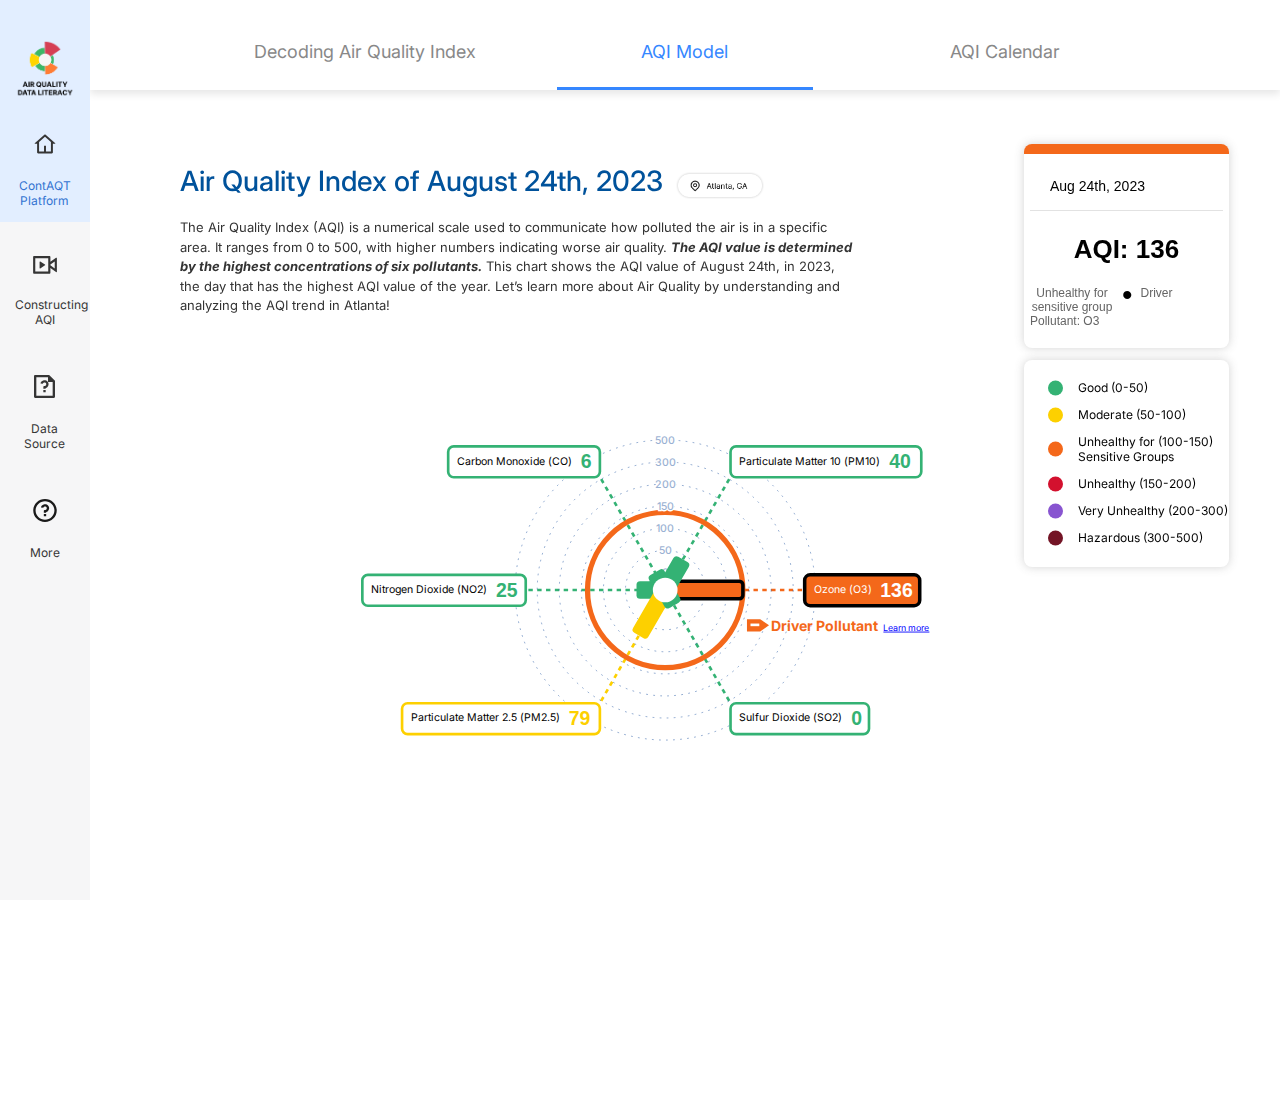
<file: index.html>
<!DOCTYPE html>
<html lang="en">
<head>
<meta charset="UTF-8">
<script src="d3.v7.js"></script>
<link href='https://fonts.googleapis.com/css?family=Inter' rel='stylesheet'>

<link rel="stylesheet" href="font.css">
<head>
    <link rel="stylesheet" href="style.css">
</head>
<title>Vertical Navigation Bar</title>

</head>
<body>
<div class = 'container' id = 'content'>

  <div class="sidebar">
    <a href="index.html" style="height: 11%;padding: 0px 15px;">
    <img src="logo_new.png" alt="Logo" class="sidebar-logo">
  </a>

    <a href="index.html"  class="active" style="text-align:center; display:block;">
      <img src="icon/home.svg" style="width:40%;margin-top:20px;margin-bottom:20px;" >
      <br>ContAQT Platform
    </a>
    <a href="video.html" style="text-align:center; display:block;">
      <img src="icon/video.svg" style="width:40%;margin-top:20px;margin-bottom:20px;" >
      <br>Constructing AQI</a>
    <a href="" style="text-align:center; display:block;">
      <img src="icon/data.svg"  style="width:35%;margin-top:20px;margin-bottom:20px;" >
      <br>
      Data Source</a>
    <a href="" style="text-align:center; display:block;">
      <img src="icon/more.svg" style="width:40%;margin-top:20px;margin-bottom:20px;" >
      <br>
      More</a>
  </div>
<div style="width:93%;height:100%;flex-grow: 1;">
<div class="top-nav">
  <a href="visualizing.html">Decoding Air Quality Index</a>
  <a href="index.html"  class="active">AQI Model</a>
  <a href="calender_year.html">AQI Calendar</a>
</div>

<div id = 'daily_chart'  style="height:100%;flex-grow: 1;">
  <div id = "text_index" style = "position: fixed;padding-top:60px;padding-left:10vh;width:60vw;top:9.5vh">
    <div class="header-container">
      <h1>Air Quality Index of August 24th, 2023</h1>
      <img src="illustration/location.png" alt="Air Quality Icon" style = "padding-left:1vw;width:8vw;padding-top:7px;" >

    </div>
    <p>
      The Air Quality Index (AQI) is a numerical scale used to communicate how polluted the air is in a specific area.
      It ranges from 0 to 500, with higher numbers indicating worse air quality.
      <b><i>The AQI value is determined by the highest concentrations of six pollutants.</i></b>
      This chart shows the AQI value of August 24th, in 2023, the day that has the highest AQI value of the year.
      Let’s learn more about Air Quality by understanding and analyzing the AQI trend in Atlanta!

     </p>
  </div>

  <div class="floating-legend" id ="floating-legend" >
    <ul>
      <li><span class="indicator good"></span>Good (0-50)</li>
      <li><span class="indicator moderate"></span>Moderate (50-100)</li>
      <li><span class="indicator unhealthy-sg"></span>Unhealthy for (100-150) <br>Sensitive Groups </li>
      <li><span class="indicator unhealthy"></span>Unhealthy (150-200)</li>
      <li><span class="indicator very-unhealthy"></span>Very Unhealthy (200-300)</li>
      <li><span class="indicator hazardous"></span>Hazardous (300-500)</li>
    </ul>
  </div>
</div>
</div>

<div id="overlay" style="display:none; position:fixed; top:11%; left:7.5%; right:0; bottom:0; background:rgba(0,0,0,0.5); z-index:100;">
  <!-- Content inside overlay -->
  <div style="position:relative; background:#fff; margin:10% auto; width:55%;border-radius: 15px;">
      <div id="overlay-content1">
        <h2 style="text-align:left; margin-bottom:20px;">Particulate Matter (PM2.5 & PM10)</h2>
        <div style="display:flex; justify-content:space-between;">
          <div style="padding-right: 15px;width:40%"> <!-- Adjusted the padding for spacing -->
            <div>
              <p id='p-what'>Particulate Matter is a general term for solid and liquid particle pollution in the atmosphere. Particulate Matter can be 2.5 or 10 micrometers in diameter.</p>
            </div>
          </div>
          <div style="display: flex; justify-content: center; align-items: center;width:55%"> <!-- Centered the image in the div -->
            <img id = 'illustration' src="image1.png" alt="Carbon Monoxide" style="width:100%; height: auto;"> <!-- The image will now fill its container -->
          </div>
        </div>
      </div>
      <div id="overlay-content2">
        <h4 id = 'p-title' class = 'note' >Nitrogen Dioxide</h4>
          <div style="width: 100%; display: grid; grid-template-columns: 1fr 1fr; grid-template-rows: auto 1fr; align-items: left;">
            <div style="grid-column: 1; text-align: left;padding-right:15px;">
              <h3 style="margin-bottom: 10px;margin-top:4px">Cause</h3>
              <p id='p-where' style="margin-bottom: 20px;">NO2 is primarily produced from the burning of fuels in vehicles, power plants, and industrial facilities. It forms from reactions involving nitrogen oxides released during combustion processes.</p>
            </div>
            <div style="grid-column: 2 ; text-align: left;padding-left:15px;">
              <h3 style="margin-bottom: 10px;margin-top:4px">Impact</h3>
              <p id='p-how'style="margin-bottom: 20px;">NO2 worsens respiratory conditions in humans, contributes to ozone formation; affects nature by contributing to acid rain, damaging vegetation, and reducing biodiversity.</p>
            </div>
            <div style="grid-column: 1; display: flex; justify-content: top; align-items: center;">
              <!-- First image -->
              <img id = 'cause' src="image1.png" alt="cause" style="width:100%;height: auto;">
            </div>
            <div style="grid-column: 2; display: flex; justify-content: top; align-items: center;">
              <!-- Second image -->
              <img id = 'harm' src="image1.png" alt="harm" style="width:100%;height: auto;">

          </div>
        </div>
        </div>
    <span id="close-icon" style="color:#888888;position:absolute; top:0; right:0; cursor:pointer; font-size:24px; padding-top:10px;padding-right:24px;">&times;</span>
    <p id = "note_card" > 1/2 </p>
</div>

</div>
<div id="overlay_DP" style="display:none; position:fixed; top:11%; left:7.5%; right:0; bottom:0; background:rgba(0,0,0,0.5); z-index:100;">
  <div id="overlay2" style="position:relative; background:#fff; margin:10% auto; width:50%;border-radius: 15px;height:50vh;">
        <div style="display: flex; justify-content: center; align-items: center; padding:60px;">
          <img src="illustration/DP_card.png" style="width:95%;">
        </div>
    <span id="close-icon-DP" style="color:#888888;position:absolute; top:0; right:0; cursor:pointer; font-size:24px; padding-top:10px;padding-right:24px;">&times;</span>
  </div>
</div>
<div id="overlay_color" style="display:none; position:fixed; top:11%; left:7.5%; right:0; bottom:0; background:rgba(0,0,0,0.5); z-index:100;">
  <div id="overlay3" style="position:relative; background:#fff; margin:10% auto; width:50%;border-radius: 15px;height:50vh;">
     <div style="display: flex; justify-content: center; align-items: center; padding-top: 40px;padding-bottom: 80px;">
      <img src="illustration/color.png" style="padding-top:20px;width:84%;">
    </div>
    <span id="close-icon-color" style="position:absolute; top:0; right:0; cursor:pointer; font-size:24px; font-weight:bold; padding-top:10px;padding-right:24px;">&times;</span>
  </div>
</div>
</div>
</body>
</html>


<script src = "set_up.js"></script>
</file>
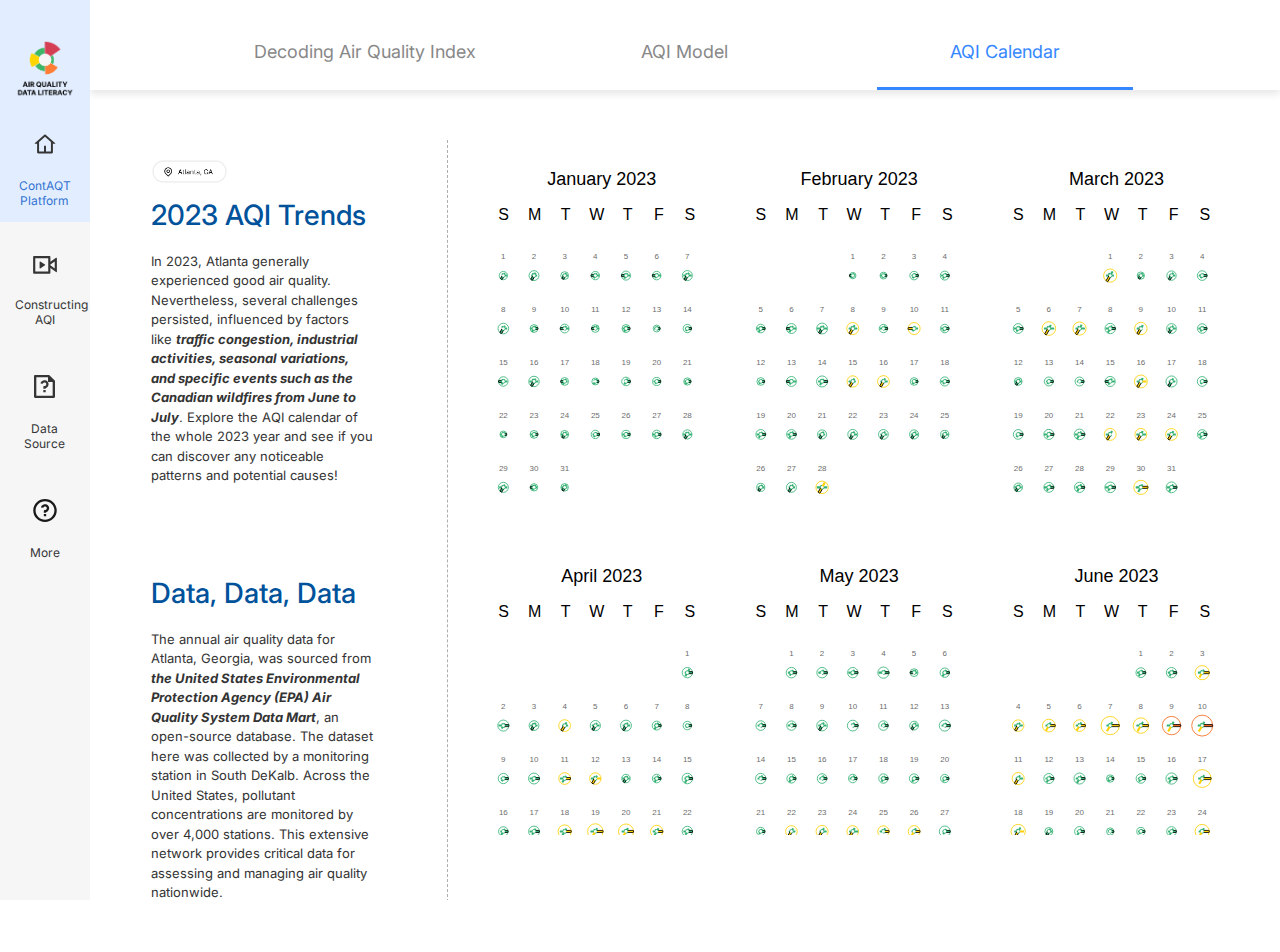
<file: calender_year.html>
<!DOCTYPE html>

<meta charset="utf-8">
<head>
    <link rel="stylesheet" href="./style.css">
</head>
<!-- Load d3.js -->
<script src="d3.v7.js"></script>
<link href='https://fonts.googleapis.com/css?family=Inter' rel='stylesheet'>

<link rel="stylesheet" href="font.css">
<div class = 'container' id = 'content'>

  <div class="sidebar">
    <a href="index.html" style="height: 11%;padding: 0px 15px;">
      <img src="logo_new.png" alt="Logo" class="sidebar-logo">
    </a>
    <a href="index.html"  class="active" style="text-align:center; display:block;">
      <img src="icon/home.svg" style="width:40%;margin-top:20px;margin-bottom:20px;" >
      <br>ContAQT Platform
    </a>
    <a href="video.html" style="text-align:center; display:block;">
      <img src="icon/video.svg" style="width:40%;margin-top:20px;margin-bottom:20px;" >
      <br>Constructing AQI</a>
    <a href="" style="text-align:center; display:block;">
      <img src="icon/data.svg"  style="width:35%;margin-top:20px;margin-bottom:20px;" >
      <br>
      Data Source</a>
    <a href="" style="text-align:center; display:block;">
      <img src="icon/more.svg" style="width:40%;margin-top:20px;margin-bottom:20px;" >
      <br>
      More</a>
  </div>
<div style="width:93%;height:100%;flex-grow: 1;">
  <div class="top-nav">
    <a href="visualizing.html">Decoding Air Quality Index</a>
    <a href="index.html" >AQI Model</a>
    <a href="calender_year.html" class="active">AQI Calendar</a>
  </div>
  <div style="display: flex;padding-top:50px;">
  <div class="left-div" id="left-div" >
    <div id="overlay" style="display:none; position:fixed; top:11%; left:7.5%; right:0; bottom:0; background:rgba(0,0,0,0.5); z-index:100;">
      <!-- Content inside overlay -->
      <div style="position:relative; background:#fff; margin:10% auto; width:50%;border-radius: 15px;">
          <div id="overlay-content1">
            <h2 style="text-align:left; margin-bottom:20px;">Particulate Matter (PM2.5 & PM10)</h2>
            <div style="display:flex; justify-content:space-between;">
              <div style="padding-right: 15px;width:40%"> <!-- Adjusted the padding for spacing -->
                <div>
                  <p id='p-what'>Particulate Matter is a general term for solid and liquid particle pollution in the atmosphere. Particulate Matter can be 2.5 or 10 micrometers in diameter.</p>
                </div>
              </div>
              <div style="display: flex; justify-content: center; align-items: center;width:55%"> <!-- Centered the image in the div -->
                <img id = 'illustration' src="image1.png" alt="Carbon Monoxide" style="width:100%; height: auto;"> <!-- The image will now fill its container -->
              </div>
            </div>
          </div>
          <div id="overlay-content2">
            <h4 id = 'p-title' class = 'note' >Nitrogen Dioxide</h4>
              <div style="width: 100%; display: grid; grid-template-columns: 1fr 1fr; grid-template-rows: auto 1fr; align-items: left;">
                <div style="grid-column: 1; text-align: left;padding-right:15px;">
                  <h3 style="margin-bottom: 10px;margin-top:4px">Cause</h3>
                  <p id='p-where' style="margin-bottom: 20px;">NO2 is primarily produced from the burning of fuels in vehicles, power plants, and industrial facilities. It forms from reactions involving nitrogen oxides released during combustion processes.</p>
                </div>
                <div style="grid-column: 2 ; text-align: left;padding-left:15px;">
                  <h3 style="margin-bottom: 10px;margin-top:4px">Impact</h3>
                  <p id='p-how'style="margin-bottom: 20px;">NO2 worsens respiratory conditions in humans, contributes to ozone formation; affects nature by contributing to acid rain, damaging vegetation, and reducing biodiversity.</p>
                </div>
                <div style="grid-column: 1; display: flex; justify-content: top; align-items: center;">
                  <!-- First image -->
                  <img id = 'cause' src="image1.png" alt="cause" style="width:100%;height: auto;">
                </div>
                <div style="grid-column: 2; display: flex; justify-content: top; align-items: center;">
                  <!-- Second image -->
                  <img id = 'harm' src="image1.png" alt="harm" style="width:100%;height: auto;">

              </div>
            </div>
            </div>
        <span id="close-icon" style="color:#888888;position:absolute; top:0; right:0; cursor:pointer; font-size:24px; padding-top:10px;padding-right:24px;">&times;</span>
        <p id = "note_card" > 1/2 </p>
    </div>

    </div>
    <div id="overlay_DP" style="display:none; position:fixed; top:11%; left:7.5%; right:0; bottom:0; background:rgba(0,0,0,0.5); z-index:100;">
      <div id="overlay2" style="position:relative; background:#fff; margin:10% auto; width:50%;border-radius: 15px;">
            <div style="display: flex; justify-content: center; align-items: center; padding:60px;">
              <img src="illustration/DP_card.png" style="width:95%;">
            </div>
        <span id="close-icon-DP" style="color:#888888;position:absolute; top:0; right:0; cursor:pointer; font-size:24px; padding-top:10px;padding-right:24px;">&times;</span>
      </div>
    </div>
    <div id="overlay_color" style="display:none; position:fixed; top:11%; left:7.5%; right:0; bottom:0; background:rgba(0,0,0,0.5); z-index:100;">
      <div id="overlay3" style="position:relative; background:#fff; margin:10% auto; width:50%;border-radius: 15px;">
         <div style="display: flex; justify-content: center; align-items: center; padding-top: 40px;padding-bottom: 80px;">
          <img src="illustration/color.png" style="width:90%;">
        </div>
        <span id="close-icon-color" style="position:absolute; top:0; right:0; cursor:pointer; font-size:24px; font-weight:bold; padding-top:10px;padding-right:24px;">&times;</span>
      </div>
    </div>
    <div id="explain_text" style="padding:1vh 4vw;">
      <img src="illustration/location.png" style="width:6vw;margin-bottom: -1vh;">
      <h1>2023 AQI Trends</h1>
      <p style="padding-bottom: 60px;">In 2023, Atlanta generally experienced good air quality. Nevertheless, several challenges persisted, influenced by factors like <b><i>traffic congestion, industrial activities, seasonal variations, and specific events such as the Canadian wildfires from June to July</i></b>. Explore the AQI calendar of the whole 2023 year and see if you can discover any noticeable patterns and potential causes!</p>
      <h1>Data, Data, Data</h2>
      <p>The annual air quality data for Atlanta, Georgia, was sourced from <b><i>the United States Environmental Protection Agency (EPA) Air Quality System Data Mart</i></b>, an open-source database. The dataset here was collected by a monitoring station in South DeKalb. Across the United States, pollutant concentrations are monitored by over 4,000 stations. This extensive network provides critical data for assessing and managing air quality nationwide.</p>
    </div>


    <div id = 'daily_chart'  style="height:100%;flex-grow: 1;display:none;">

    <div class="floating-legend-left" id="floating-legend-left">

      <ul>
        <li><span class="indicator good"></span>Good</li>
        <li><span class="indicator moderate"></span>Moderate</li>
        <li><span class="indicator unhealthy-sg"></span>Unhealthy for Sensitive Groups</li>
        <li><span class="indicator unhealthy"></span>Unhealthy</li>
        <li><span class="indicator very-unhealthy"></span>Very Unhealthy</li>
        <li><span class="indicator hazardous"></span>Hazardous</li>
      </ul>
    </div>
    </div>
</div>
<div class="right-div" id = "right-div">
  <div class="calendar-header" id="calendar-header" style="display:none">
  <button id="back-to-year-btn">Back to Year</button>
  <button id="prev-month-btn">❮</button>
  <span id="calendar-title">August 2023</span>
  <button id="next-month-btn">❯</button>
</div>
  <div id = 'calendar'>
  </div>
  <!-- Content for right div -->
</div>
</div>
</div>
</div>
<script src = "set_up_calender.js"></script>
<script src = "year_calender.js"></script>
<script>
    // Prevent the context menu (right-click menu) from appearing.
    document.addEventListener('contextmenu', function(e) {
        e.preventDefault();
    }, false);
</script>
</file>
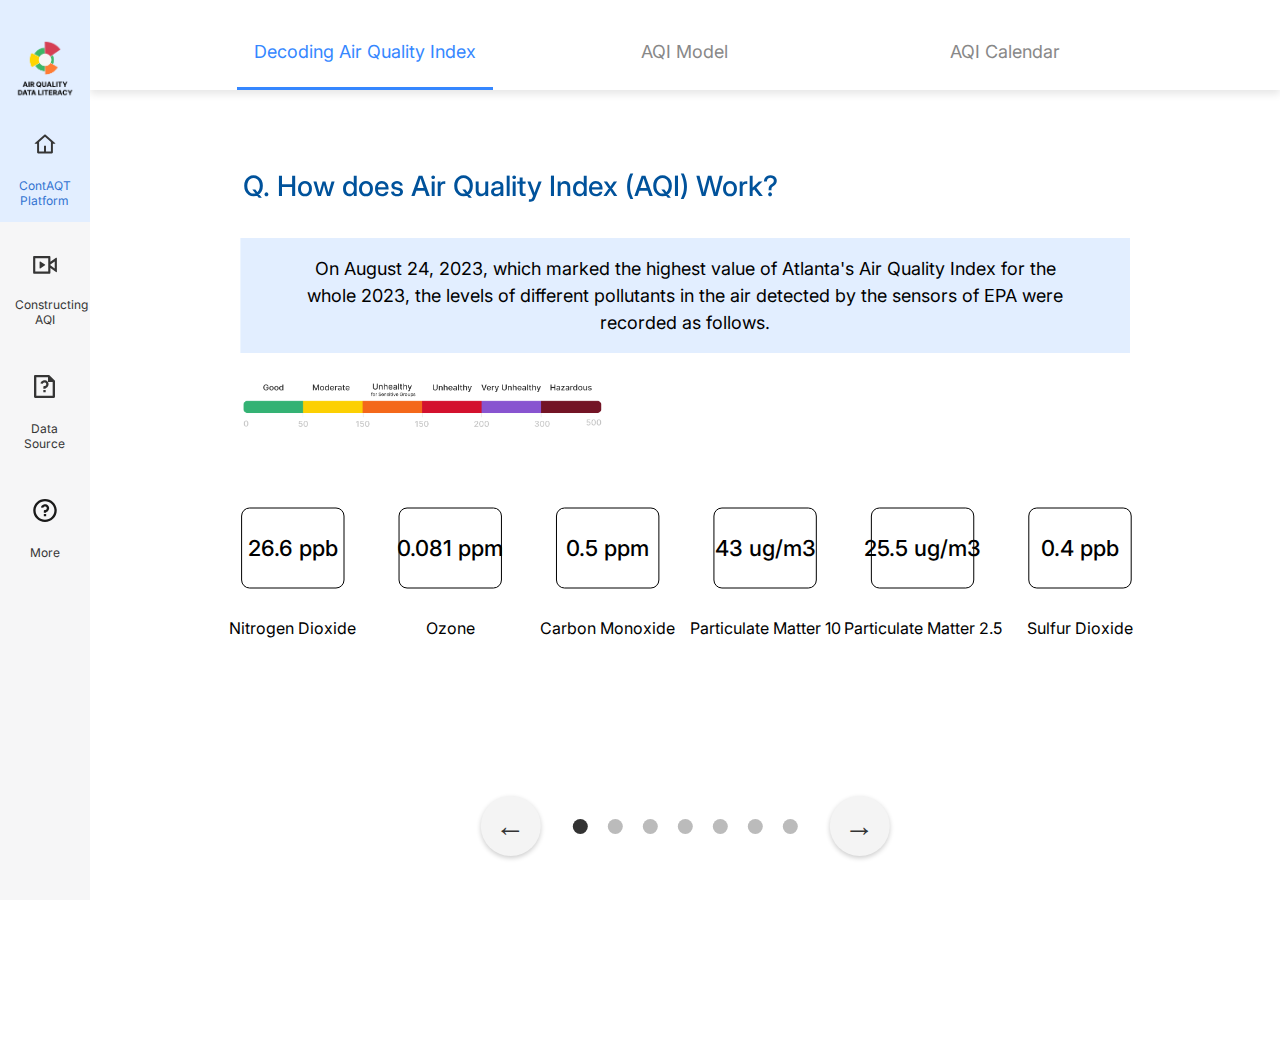
<file: visualizing.html>
<!DOCTYPE html>

<meta charset="utf-8">
<head>
    <link rel="stylesheet" href="style.css">
</head>
<!-- Load d3.js -->
<script src="d3.v7.js"></script>
<script src="d3-arrow.js"></script>
<link href='https://fonts.googleapis.com/css?family=Inter' rel='stylesheet'>

<link rel="stylesheet" href="font.css">
<div class = 'container' id = 'content'>

<div class="sidebar">
  <a href="index.html" style="height: 11%;padding: 0px 15px;">
    <img src="logo_new.png" alt="Logo" class="sidebar-logo">
  </a>
  <a href="index.html"  class="active" style="text-align:center; display:block;">
    <img src="icon/home.svg" style="width:40%;margin-top:20px;margin-bottom:20px;" >
    <br>ContAQT Platform
  </a>
  <a href="video.html" style="text-align:center; display:block;">
    <img src="icon/video.svg" style="width:40%;margin-top:20px;margin-bottom:20px;" >
    <br>Constructing AQI</a>
  <a href="" style="text-align:center; display:block;">
    <img src="icon/data.svg"  style="width:35%;margin-top:20px;margin-bottom:20px;" >
    <br>
    Data Source</a>
  <a href="" style="text-align:center; display:block;">
    <img src="icon/more.svg" style="width:40%;margin-top:20px;margin-bottom:20px;" >
    <br>
    More</a>
</div>

<div style="position: relative;width: 93%;height:100%;flex-grow: 1;">
  <div class="top-nav">
    <a href="visualizing.html"  class="active">Decoding Air Quality Index</a>
    <a href="index.html">AQI Model</a>
    <a href="calender_year.html">AQI Calendar</a>
  </div>
<div id = 'bar_chart'  style="position: relative;width: 100%;height:100%">
<h1 style = "position: fixed;padding-top:60px;padding-left:12vw;">Q. How does Air Quality Index (AQI) Work?</h1>
<img id ="color_bar" style = "width:40vw;position: fixed;padding-top:32vh;padding-left:12vw;" src="illustration/color_short.png">


<div class="navigation-container">
  <!-- Previous Button -->
  <button id="previousButton" class="round-button">&#8592;</button>

  <!-- Progress dots container -->
  <div class="progress-dots-container">
      <span class="progress-dot" data-step="0"></span>
      <span class="progress-dot" data-step="1"></span>
      <span class="progress-dot" data-step="2"></span>
      <span class="progress-dot" data-step="3"></span>
      <span class="progress-dot" data-step="4"></span>
      <span class="progress-dot" data-step="5"></span>
      <span class="progress-dot" data-step="6"></span>
  </div>

  <!-- Next Button -->
  <button id="nextButton" class="round-button">&#8594;</button>
</div>
</div>
</div>

<div id="overlay" style="display:none; position:fixed; top:11%; left:7.5%; right:0; bottom:0; background:rgba(0,0,0,0.5); z-index:100;">
  <!-- Content inside overlay -->
  <div style="position:relative; background:#fff; margin:10% auto; width:50%;border-radius: 15px;">
      <div id="overlay-content1">
        <h2 style="text-align:left; margin-bottom:20px;">Particulate Matter (PM2.5 & PM10)</h2>
        <div style="display:flex; justify-content:space-between;">
          <div style="padding-right: 15px;width:40%"> <!-- Adjusted the padding for spacing -->
            <div>
              <p id='p-what'>Particulate Matter is a general term for solid and liquid particle pollution in the atmosphere. Particulate Matter can be 2.5 or 10 micrometers in diameter.</p>
            </div>
          </div>
          <div style="display: flex; justify-content: center; align-items: center;width:55%"> <!-- Centered the image in the div -->
            <img id = 'illustration' src="image1.png" alt="Carbon Monoxide" style="width:100%; height: auto;"> <!-- The image will now fill its container -->
          </div>
        </div>
      </div>
      <div id="overlay-content2">
        <h4 id = 'p-title' class = 'note' >Nitrogen Dioxide</h4>
          <div style="width: 100%; display: grid; grid-template-columns: 1fr 1fr; grid-template-rows: auto 1fr; align-items: left;">
            <div style="grid-column: 1; text-align: left;padding-right:15px;">
              <h3 style="margin-bottom: 10px;margin-top:4px">Cause</h3>
              <p id='p-where' style="margin-bottom: 20px;">NO2 is primarily produced from the burning of fuels in vehicles, power plants, and industrial facilities. It forms from reactions involving nitrogen oxides released during combustion processes.</p>
            </div>
            <div style="grid-column: 2 ; text-align: left;padding-left:15px;">
              <h3 style="margin-bottom: 10px;margin-top:4px">Impact</h3>
              <p id='p-how'style="margin-bottom: 20px;">NO2 worsens respiratory conditions in humans, contributes to ozone formation; affects nature by contributing to acid rain, damaging vegetation, and reducing biodiversity.</p>
            </div>
            <div style="grid-column: 1; display: flex; justify-content: top; align-items: center;">
              <!-- First image -->
              <img id = 'cause' src="image1.png" alt="cause" style="width:100%;height: auto;">
            </div>
            <div style="grid-column: 2; display: flex; justify-content: top; align-items: center;">
              <!-- Second image -->
              <img id = 'harm' src="image1.png" alt="harm" style="width:100%;height: auto;">

          </div>
        </div>
        </div>
    <span id="close-icon" style="color:#888888;position:absolute; top:0; right:0; cursor:pointer; font-size:24px; padding-top:10px;padding-right:24px;">&times;</span>
    <p id = "note_card" > 1/2 </p>
</div>

</div>
<div id="overlay_DP" style="display:none; position:fixed; top:11%; left:7.5%; right:0; bottom:0; background:rgba(0,0,0,0.5); z-index:100;">
  <div id="overlay2" style="position:relative; background:#fff; margin:10% auto; width:50%;border-radius: 15px;">
        <div style="display: flex; justify-content: center; align-items: center; padding:60px;">
          <img src="illustration/DP_card.png" style="width:95%;">
        </div>
    <span id="close-icon-DP" style="color:#888888;position:absolute; top:0; right:0; cursor:pointer; font-size:24px; padding-top:10px;padding-right:24px;">&times;</span>
  </div>
</div>
<div id="overlay_color" style="display:none; position:fixed; top:11%; left:7.5%; right:0; bottom:0; background:rgba(0,0,0,0.5); z-index:100;">
  <div id="overlay3" style="position:relative; background:#fff; margin:10% auto; width:50%;border-radius: 15px;">
     <div style="display: flex; justify-content: center; align-items: center; padding-top: 40px;padding-bottom: 80px;">
      <img src="illustration/color.png" style="width:90%;">
    </div>
    <span id="close-icon-color" style="position:absolute; top:0; right:0; cursor:pointer; font-size:24px; font-weight:bold; padding-top:10px;padding-right:24px;">&times;</span>
  </div>
</div>





<script src = "set_up_bar.js"></script>
<script>
    // Prevent the context menu (right-click menu) from appearing.
    document.addEventListener('contextmenu', function(e) {
        e.preventDefault();
    }, false);
</script>
</file>
<file: style.css>
body, html {
  font-family: Inter, sans-serif;
  overflow: hidden;
  background-color:#ffffff;
  margin: 0;
  padding: 0;
  height: 100%; /* This ensures the html and body are full height */
}
html {
  touch-action:none;
}
content {
  width :100%
  height: 100%;
  margin: 0;
  display: flex;
  justify-content: center;
  align-items: center;
}


* {box-sizing:border-box}





/* The dots/bullets/indicators */
.dot {
  cursor: pointer;
  height: 15px;
  width: 15px;
  margin: 0 2px;
  background-color: #bbb;
  border-radius: 50%;
  display: inline-block;
  transition: background-color 0.6s ease;
}

.active, .dot:hover {
  background-color: #717171;
}

/* Fading animation */
.fade {
  animation-name: fade;
  animation-duration: 1.5s;
}

.axis{
  font-size: 16px;
  font-family:sans-serif;
}
.x-axis{
  font-size: 16px;
  font-family:sans-serif;
}
.pullution-axis{
  font-size: 12px;
  font-weight: 500;
}
.pullution-value{
  font-size: 22px;
  font-weight: 500;
}

.legend{
  font-size: 22px;
}
.rosa_text{
  font-size:26px;
  font-weight:600;
  text-anchor:middle;
}


.floating-div {
    position: fixed;
    top: 16vh;
    left:80vw;
    background-color: #ffffff;
    width:16%;
    padding:6px;

    box-shadow: 0 0 10px rgba(81,81,81, 0.25);
    border-radius: 8px;
    font-family: sans-serif;
    display: flex;
    flex-direction: column;
    align-items: center;
    justify-content: center;
}
.floating-div-left {
    position: fixed;
    top: 16%;
    left:9%;
    width:16%;
    padding:6px;
    background-color: #ffffff;
    box-shadow: 0 0 10px rgba(81,81,81, 0.25);
    border-radius: 8px;
    font-family: sans-serif;
    display: flex;
    flex-direction: column;
    align-items: center;
    justify-content: center;
}
.aqi-value {
    font-size: 26px;
    font-weight: bold;
    margin: 5px 0;
    padding-bottom: 16px;
    padding-top: 16px;

}
.date-text {
  padding-left: 20px;
  padding-top: 16px;
  padding-bottom: 16px;
  width:100%;
    font-size: 14px;
    font-weight: 400;
    margin: 2px 0;
    border-bottom: 1px solid #e2e2e2;

}
.text-info {

  padding-bottom: 10px;
  color:#656565;

}
.pollutant-text-left {
    font-size: 12px;
    font-weight: 400;
    vertical-align: top;
    display: inline-block; /* or 'block' depending on your layout needs */
     max-width: 84px; /* Set your desired width */
     word-wrap: break-word; /* Allows long words to wrap and break onto the next line */
     text-align: center;
     color:#656565;
   }
.separator {
  display: inline-block;
  vertical-align: top; /* Centers the dot vertically */
  margin: 0 8px; /* Adjust the margin to control spacing around the dot */
  margin-top: -8px;
  font-size:30px;
  color:black;
}
.pollutant-text-right {
    font-size: 12px;
    font-weight: 400;
    margin-left:0px;
    vertical-align: top;
}

.floating-legend {
  position: fixed;
  top: 40vh;
  left:80vw;
  display: block; /* Change from flex to block to allow the default list styling */
  padding-top: 20px;
  padding-left:24px;
  padding-bottom:10px;
  background-color: #ffffff;
  border-radius: 8px;
  box-shadow: 0 0 10px rgba(81,81,81, 0.25);
  font-size: 12px;
  width:16%; /* Ensure the width is as per content */
  max-width: 90%; /* Optional: to ensure it doesn't get too wide */
}

.floating-legend ul {
  list-style-type: none; /* Removes default list bullet */
  padding: 0; /* Removes default padding */
  margin: 0; /* Removes default margin */
}

.floating-legend li {
  margin-bottom: 12px; /* Increase space between lines. Adjust value as needed */
  padding-left: 30px; /* Add padding for inline-block circle */
  position: relative; /* Needed for absolute positioning of the circle */
}

.indicator {
  height: 15px; /* Size of the circle */
  width: 15px; /* Size of the circle */
  border-radius: 50%; /* Makes the indicator a circle */
  display: inline-block; /* Allows us to set a width and height */
  position: absolute; /* Positions the circle absolutely within the li */
  left: 0; /* Aligns the circle to the far left of the li */
  top: 50%; /* Centers the circle vertically */
  transform: translateY(-50%); /* Fine-tunes the vertical centering */
}

/* Specific colors for each indicator type */
.good {
  background-color: #34B274;
}

.moderate {
  background-color: #FDD000;
}

.unhealthy-sg {
  background-color: #F4681A;
}

.unhealthy {
  background-color: #D3112E;
}

.very-unhealthy {
  background-color: #8854D0;
}

.hazardous {
  background-color: #731425;
}
.floating-legend-left {
  position: fixed;
  top: 16%;
  left:34%;
  display: block; /* Change from flex to block to allow the default list styling */
  padding-top: 20px;
  padding-left:16px;
  padding-right:16px;
  padding-bottom:6px;
  background-color: #ffffff;
  border-radius: 8px;
  box-shadow: 0 0 10px rgba(81,81,81, 0.25);
  font-size: 12px;
  width: 12.5%; /* Ensure the width is as per content */
  max-width: 90%; /* Optional: to ensure it doesn't get too wide */
}

.floating-legend-left ul {
  list-style-type: none; /* Removes default list bullet */
  padding: 0; /* Removes default padding */
  margin: 0; /* Removes default margin */
}

.floating-legend-left li {
  margin-bottom: 10px; /* Increase space between lines. Adjust value as needed */
  padding-left: 30px; /* Add padding for inline-block circle */
  position: relative; /* Needed for absolute positioning of the circle */
}



.container {
  display: flex;
  height: 100vh; /* Full viewport height */
}

.left-div {
  width: 30%;
  padding: 10px;
  box-sizing: border-box; /* Padding included in the width */
  position: relative;
  margin-right: 1%; /* Adjust the spacing as needed */
}

.right-div {
  width: 70%;
  padding-left:30px;
  padding-right:30px;
  padding-top:20px;
  box-sizing: border-box; /* Padding included in the width */
  border-left: 1px  dashed #aeaeae;
}

#calendar-header {
  display: flex;
  justify-content: center; /* Horizontally center the content */
  align-items: center;     /* Vertically center the content */
  padding: 1vh;
  width: 100%;             /* Ensure the header takes full width of its container */
  text-align: center;      /* Center text for any text directly inside the header */
}
#back-to-year-btn {
    order: -1;
    margin-right: auto;
}
#prev-month-btn, #next-month-btn {
  border: none;
  background-color: transparent;
  cursor: pointer;
  margin: 0 10px;
  font-size: 18px;
}

#calendar-title {
  font-size: 18px;
  font-family: sans-serif;
}
#calendar {

  width: 100%;
  height: 75vh;
  overflow-y: auto; /* Enable vertical scrolling */
  overflow-x: hidden;
  padding-right:30px;
}
#calendar svg {
    display: block; /* SVG is block level, so it doesn't create extra space */
    /* Set a max height if desired, or let it expand to the height of its content */
}
.semi-title {
  font-size: 18px;
  font-family: sans-serif;
  font-weight: 500;
}
.note {
  font-size: 12px;
  font-family: sans-serif;
  color:#777777;
}
#note_card {
  font-size: 12px;
  font-family: sans-serif;
  color:#777777;
  position: absolute;
  bottom: 40px; /* 50px from the bottom edge */
  display: flex;
  justify-content: center;
  align-items: center;
  font-size: 12px;
  width: 100%; /* Ensure it spans the full width of the container */
  text-align: center; /* Center the text if it wraps */
}
/* Overlay styles */
.overlay {
  position: fixed; /* Sit on top of the page content */
  display: none; /* Hidden by default */
  width: 100%; /* Full width */
  height: 100%; /* Full height */
  top: 0;
  left: 0;
  right: 0;
  bottom: 0;
  background-color: rgba(0,0,0,0.5); /* Black background with opacity */
  z-index: 2; /* Specify a stack order in case you're using a z-index scale */
  cursor: pointer; /* Add a pointer on hover */
}


/* Button to close the overlay */
.closebtn {
  position: absolute;
  top: 20px;
  right: 45px;
  font-size: 60px;
  cursor: pointer;
}
.shadow {
    box-shadow: 0 4px 8px 0 rgba(0,0,0,0.2);
}

.main_text{
  font-size:16px;
}

.sub_title{
  font-size:22px;
  font-weight:500;
}
.center-container {
    display: flex;
    flex-direction: column; /* Stack items vertically */
    justify-content: center; /* Center items vertically */
    align-items: center; /* Center items horizontally */
    text-align: center; /* Center text inside each <p> */
    margin: 0; /* Remove default margin */
width: 100vw; /* Make the container fill the viewport width */
}
p {
    margin: 10px 0; /* Add some space between paragraphs */
}
.exclamation-mark {
  color: white;
  font-size: 60px;
  font-weight: bold;
  position: absolute;
  top: 10px;
  left: 10px;
}
.triangle {
  width: 0;
  height: 0;
  border-left: 25px solid transparent; /* 左侧透明边框 */
  border-right: 25px solid transparent; /* 右侧透明边框 */
  border-bottom: 43px solid black; /* 顶部边框的颜色为黑色，代表三角形的颜色 */
  margin: auto; /* 水平居中三角形 */
  padding-top:0px;
  padding-bottom:10px;
}
#overlay-content1{
  position:relative;
  background:#fff;
  padding:40px;
  padding-bottom:10px;
  border-bottom: 60px solid #003E93;
  border-radius: 15px;
  height:50vh;
}
#overlay-content1:after {
    content: "Tap to see more information 👆"; /* The text you want to display */
    position: absolute;
    bottom: -50px; /* Adjust as needed */
    left: 0;
    width: 100%;
    text-align: center;
    padding: 5px;
    background: #003E93; /* Background color for the text box */
    color: white; /* Text color */
    font-size: 20px; /* Adjust as needed */
    box-sizing: border-box;
     border-radius: 15px;
}

/* This style will initially hide your div layout */
#overlay-content2 {
  display: none;
  position:relative;
  background:#fff;
  padding:40px;
  padding-top:20px;
  padding-bottom:0px;
  border-bottom: 60px solid #003E93;
  border-radius: 15px;
  height:50vh;
}

#overlay-content2:after {
    content: "Tap to see more information 👆"; /* The text you want to display */
    position: absolute;
    bottom: -50px; /* Adjust as needed */
    left: 0;
    width: 100%;
    text-align: center;
    padding: 5px;
    background: #003E93; /* Background color for the text box */
    color: white; /* Text color */
    font-size: 20px; /* Adjust as needed */
    box-sizing: border-box;
     border-radius: 15px;
}

/* This class will be added via JavaScript to show the div layout */
.show {
  display: block;
}
/* Container for navigation elements */
.navigation-container {
  position: relative;
  top: 78%; /* Adjust distance from bottom as needed */
  left: 50%;
  transform: translateX(-50%);
  display: flex;
  align-items: center;
  justify-content: center;
}

/* Styles for round buttons */
.round-button {
  background-color: #f4f4f4; /* Light gray background */
  border: none;
  color: #333; /* Dark gray text color */
  padding: 15px;
  text-align: center;
  text-decoration: none;
  font-size: 30px;
  margin: 4px 2px;
  cursor: pointer;
  border-radius: 50%; /* Makes the button round */
  width: 60px; /* Fixed width */
  height: 60px; /* Fixed height */
  line-height: 0px; /* Centers the arrow vertically */
  box-shadow: 0 2px 5px rgba(0, 0, 0, 0.2); /* Adds a slight shadow */
}

/* Styles for progress dots */
.progress-dots-container {
  display: flex;
  padding: 0 20px; /* Space on the left and right */
}

.progress-dot {
  display: inline-block;
  width: 15px; /* Dot size */
  height: 15px; /* Dot size */
  border-radius: 50%; /* Makes the dot round */
  background-color: #bbb; /* Default inactive color */
  margin: 0 10px; /* Spacing between dots */
}

.progress-dot.active {
  background-color: #333; /* Active step color */
}

  .sidebar {
    flex: 0 0 7%;
    height: 100%;
    width: 8%;
    z-index: 1;
    background-color: #F6F6F7;
    overflow-x: hidden;
  align-items: center;
  }

  .sidebar-logo {
    display: block;
    width: 100%; /* Adjust size as needed */
    height: auto;
    padding-top:50px;

  }

  .sidebar a {
    padding: 14px 15px;
    text-decoration: none;
    font-size: 12px;
    color: #353535;
    display: flex;
    align-items: flex-end; /* Align text to the bottom */
    justify-content: center; /* Center text horizontally */
    box-sizing: border-box; /* Include padding in the element's total width and height */

}

  .sidebar a:hover {
    background-color: #E2EEFF;
  }
  .sidebar a.active {
    background-color: #E2EEFF;
    color:#3273D1;
  }
  /* Style for the navigation bar */
   .top-nav {
     width: 100%;
     height:10vh;
     background-color: #ffffff; /* Change as needed */
     display: flex;
     justify-content: space-around; /* This will space your menu items evenly */
     align-items: center;
     padding-left: 9vw; /* Add padding top and bottom */
     padding-right: 9vw; /* Add padding top and bottom */
     box-shadow: 0 4px 8px rgba(0, 0, 0, 0.1);
   }

   /* Style for the navigation links */
   .top-nav a {
     width:20vw;
     text-decoration: none;
     color: #888888; /* Change as needed */
     font-size: 18px;
     height:100%;
     padding-top:4.5vh;
     border-bottom: 3px solid transparent; /* Invisible border, will become visible on hover */
     text-align: center;
   }

   /* Style for the navigation links on hover */
   .top-nav a:hover {
     border-bottom: 3px solid #3587FF; /* Change as needed */
     color: #3587FF;
   }

   /* Style for the active/current navigation link */
   .top-nav a.active {
     border-bottom: 3px solid #3587FF; /* Change as needed */
     background-color: #ffffff;
     color: #3587FF;
   }

   #explain_text {
     background-color: #ffffff; /* White background */
     padding: 20px; /* Padding inside the div */
   }

   h1 {
     color: #00529B; /* Blue color for the header */
     font-size: 28px; /* Size of the font */
     margin-bottom: 20px; /* Space after the header */
     font-weight: 500;
   }


   p {
     color: #333333; /* Dark grey color for the text */
     font-size: 13px; /* Size of the font */
     line-height: 1.5; /* Spacing between lines */
     margin-top: 0;
     margin-bottom: 30px; /* Space after the paragraph */
   }

   .header-container {
    display: flex;
    align-items: center; /* Aligns the image and the text vertically */
  }

  .header-container img {
    margin-right: 10px; /* Adds space between the image and the heading */
  }
</file>
